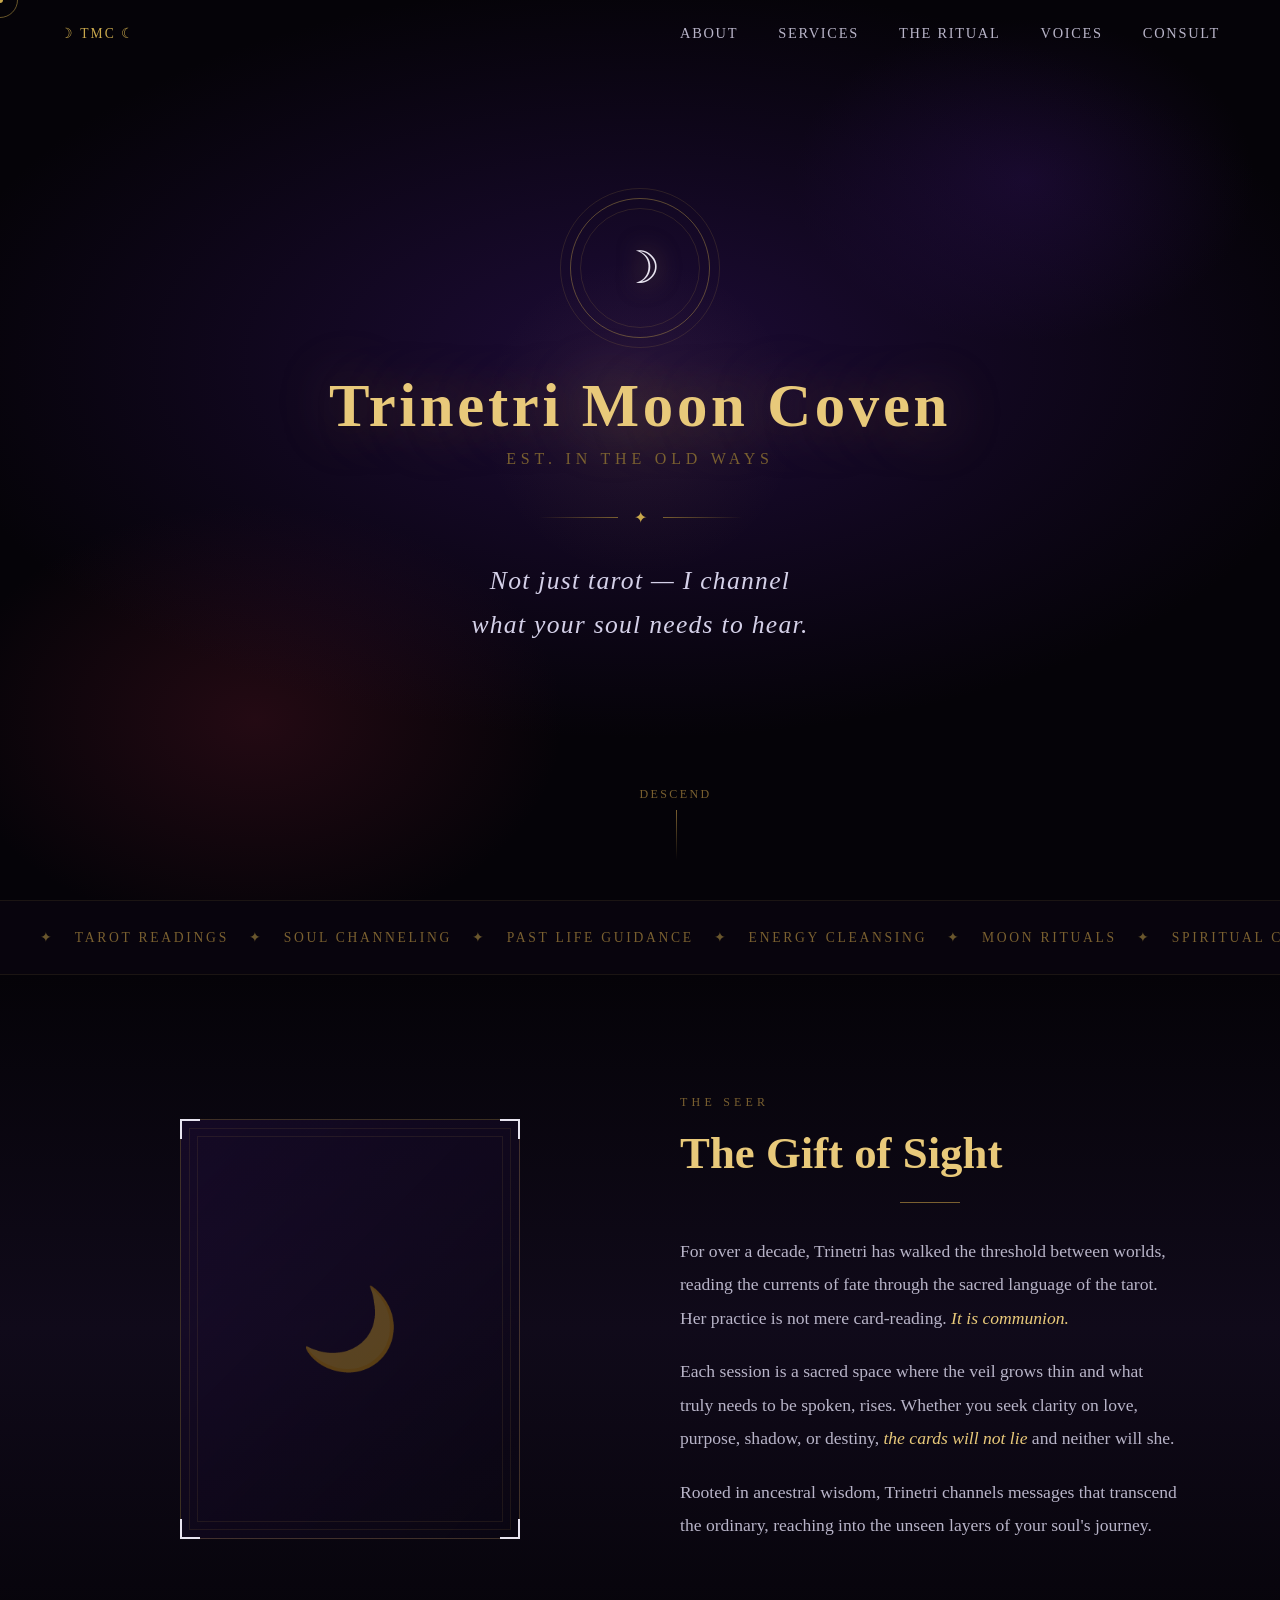
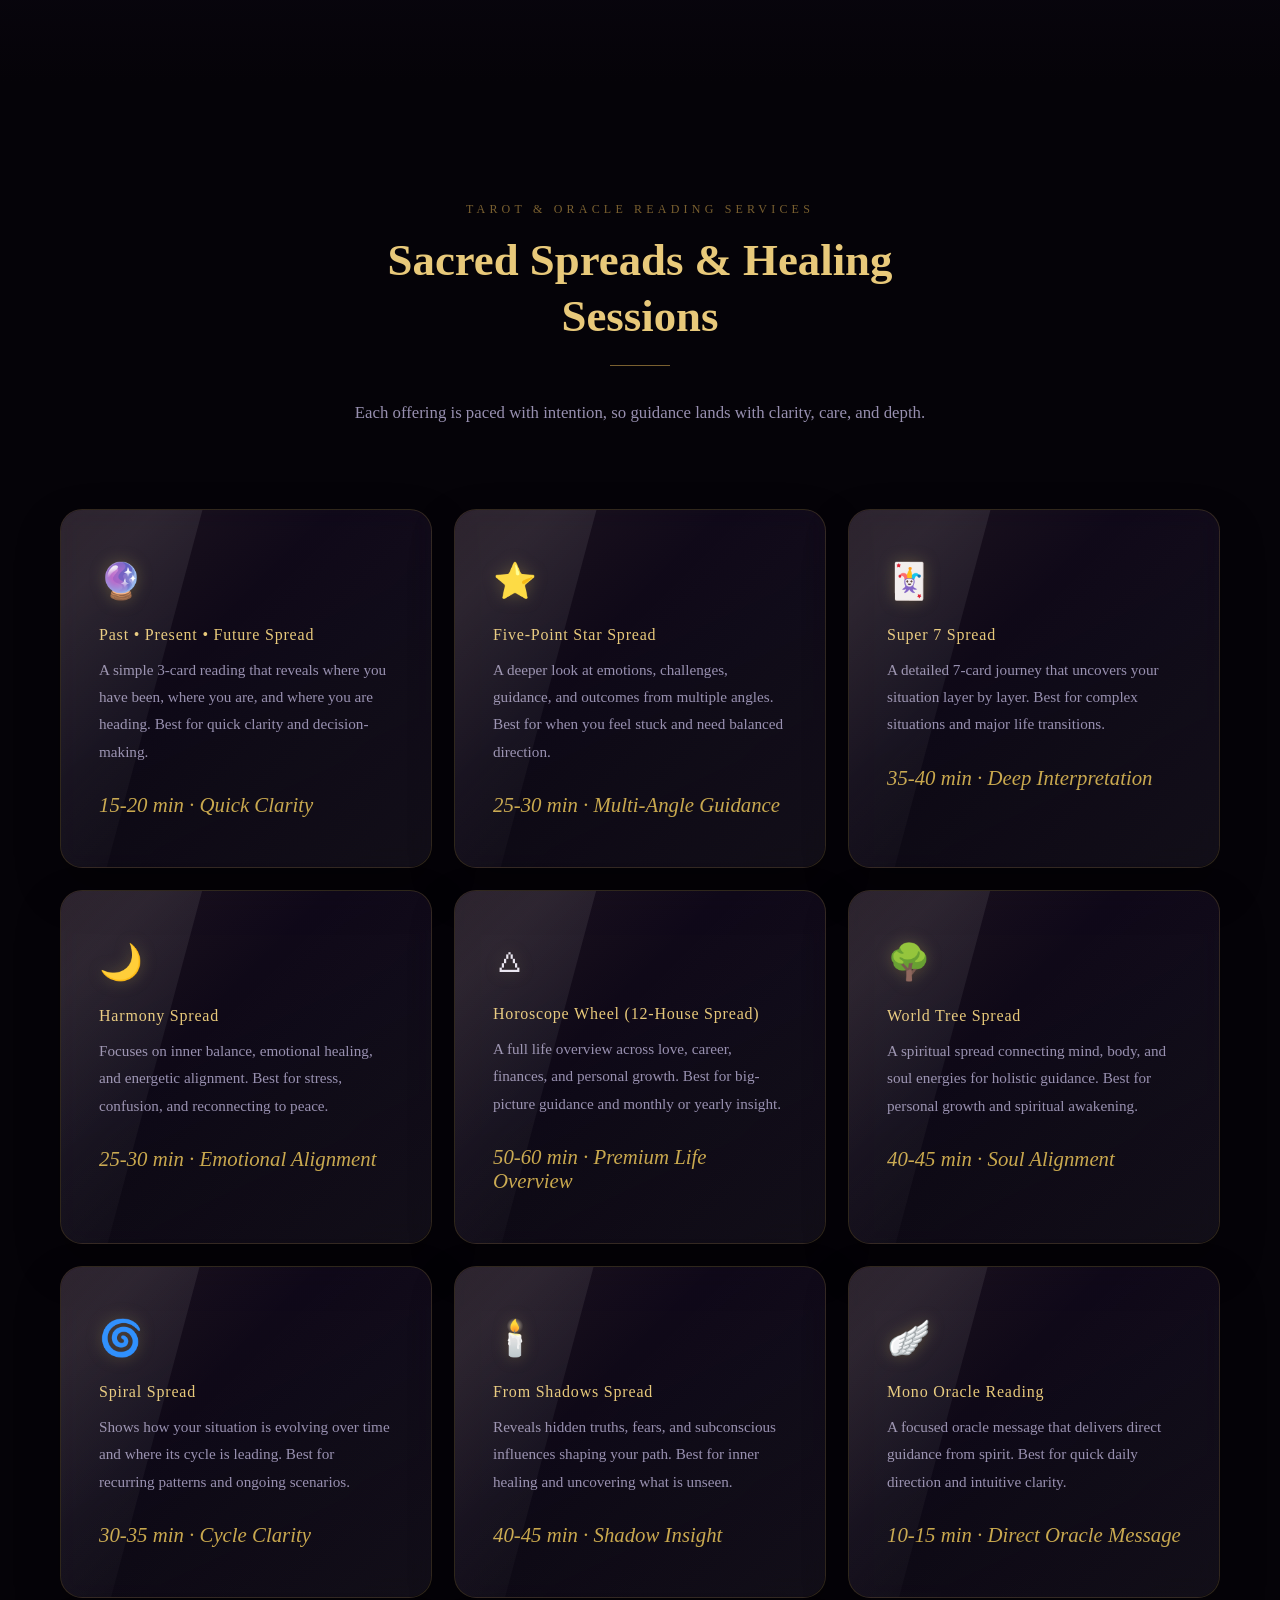
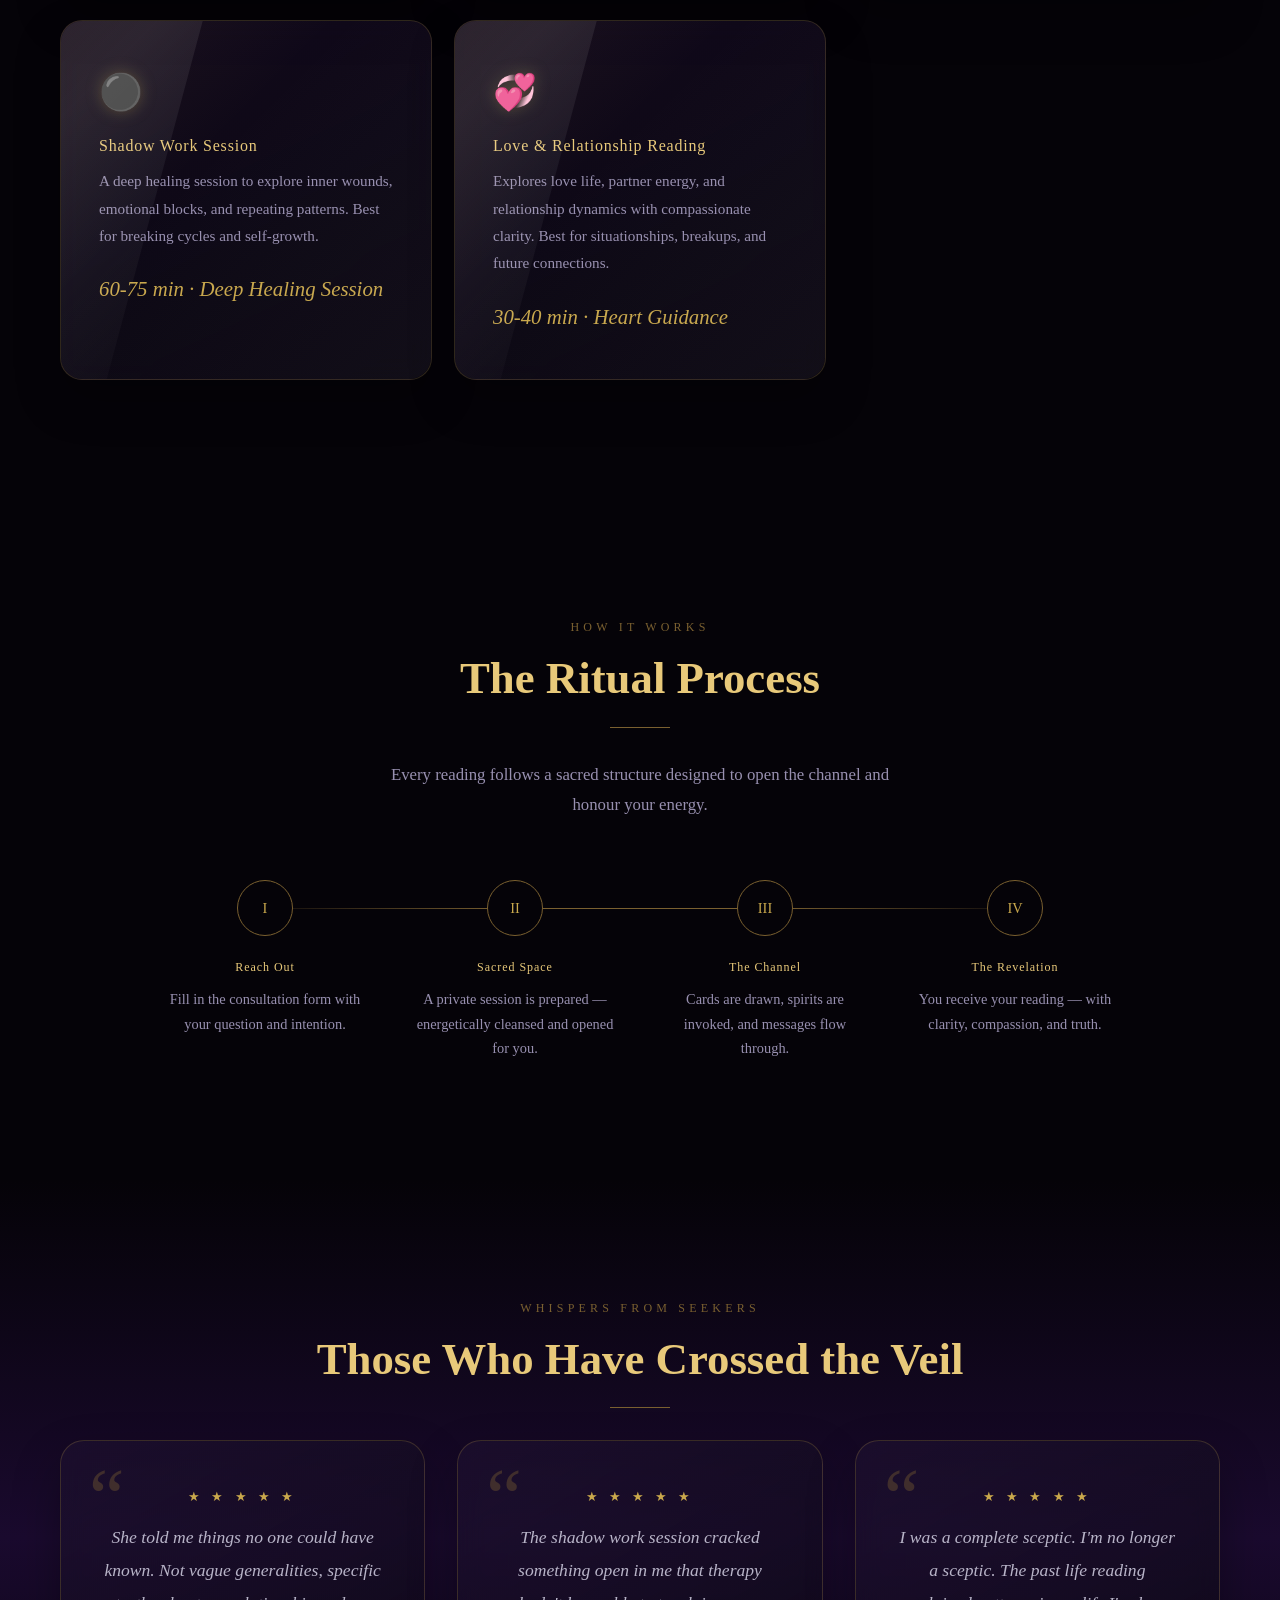
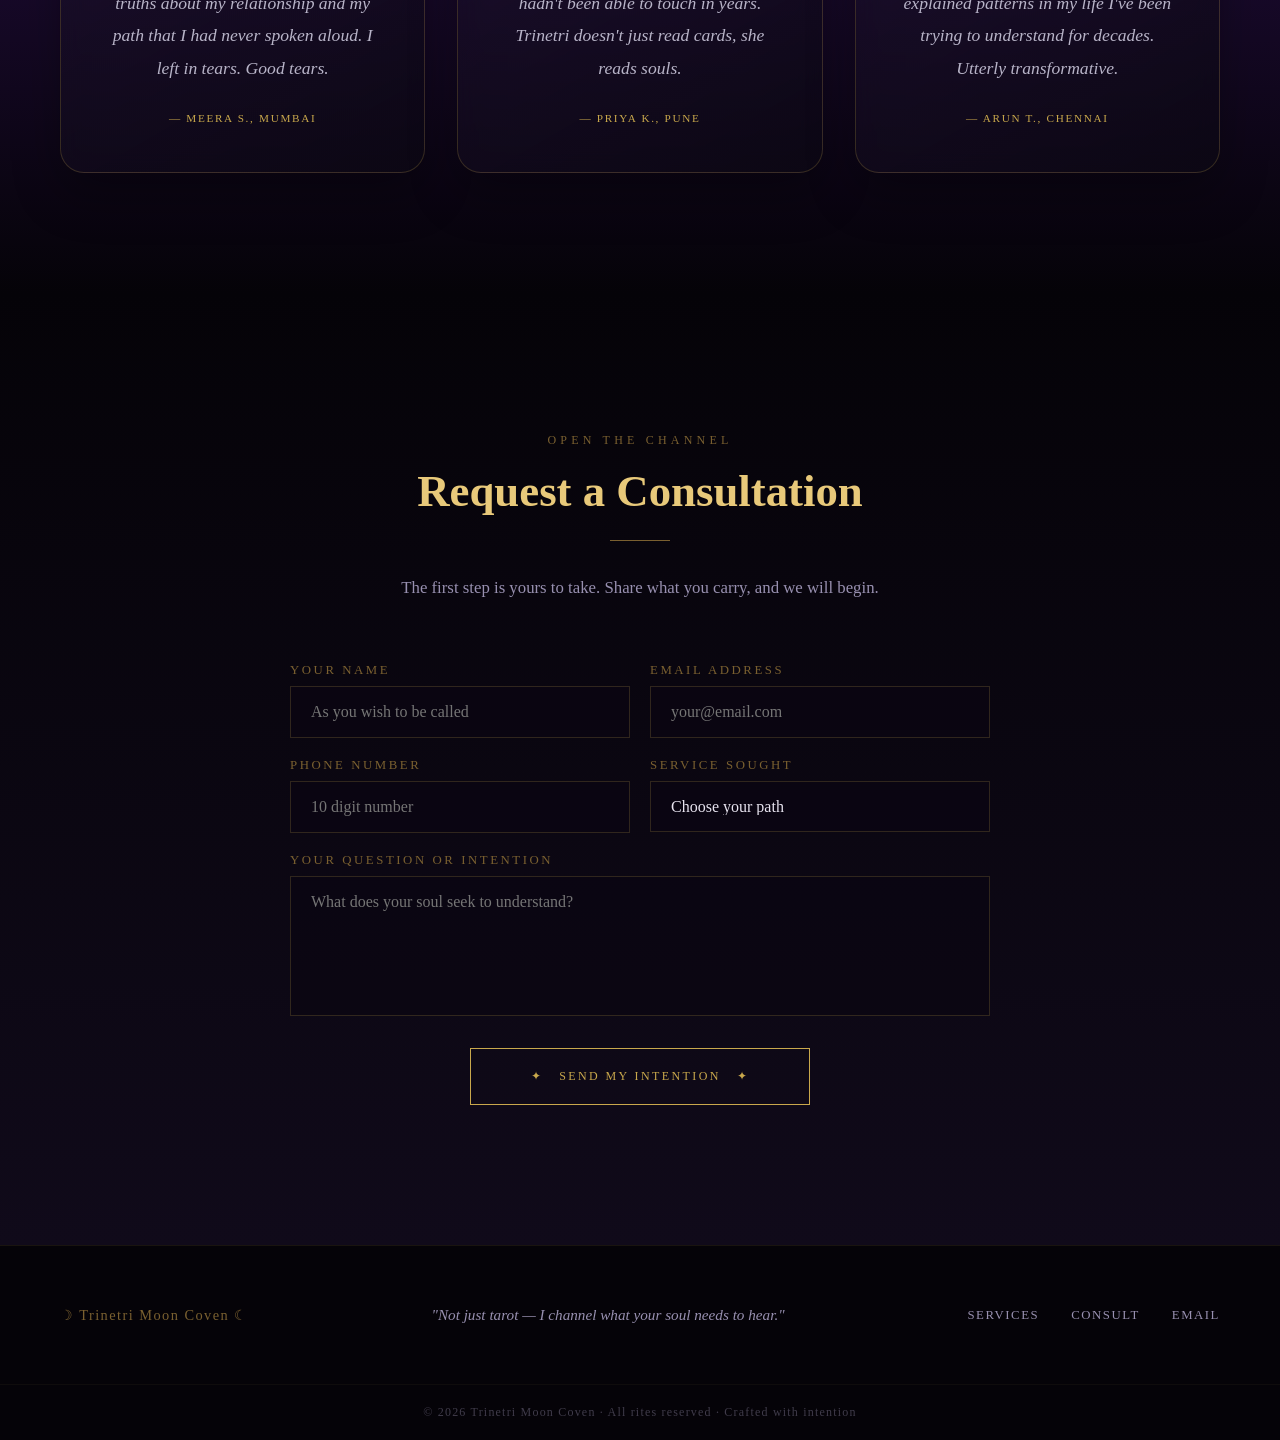
<file: index.html>
<!DOCTYPE html>
<html lang="en">
<head>
  <meta charset="UTF-8" />
  <meta name="viewport" content="width=device-width, initial-scale=1.0"/>
  <title>Trinetri Moon Coven</title>

  <!-- Fonts -->
  <link href="https://fonts.googleapis.com/css2?family=Cinzel+Decorative:wght@400;700;900&family=Cormorant+Garamond&family=EB+Garamond&display=swap" rel="stylesheet"/>

  <!-- External CSS -->
  <link rel="stylesheet" href="css/styles.css">
  <meta http-equiv="Content-Security-Policy" 
content="default-src 'self'; script-src 'self' https://cdn.jsdelivr.net; style-src 'self' 'unsafe-inline' https://fonts.googleapis.com; font-src https://fonts.gstatic.com;">
</head>

<body>

<div class="noise-overlay"></div>
<canvas id="stars"></canvas>
<div class="cursor"><div class="cursor-dot"></div><div class="cursor-ring"></div></div>

<main id="partials-root" aria-live="polite"></main>

<!-- External JS -->
<script src="js/partials.js"></script>
<script src="js/script.js"></script>
</body>
</html>
</file>
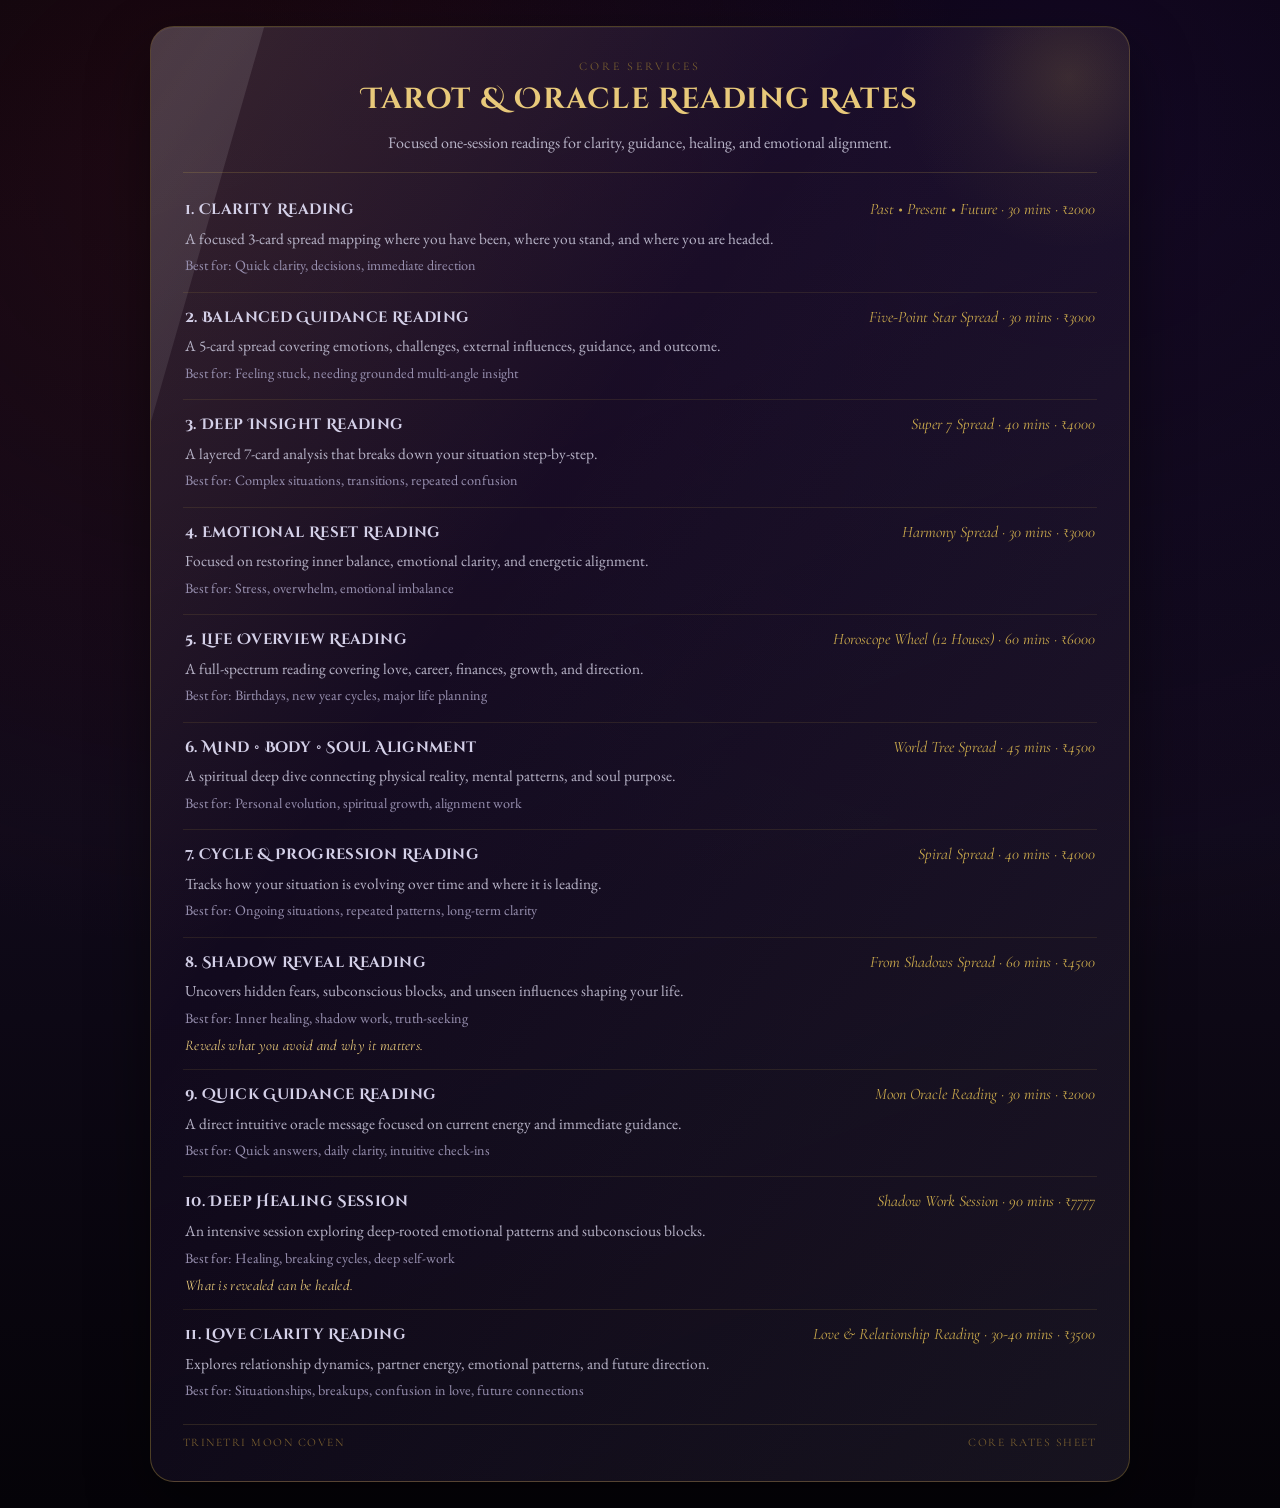
<file: core-rates-card.html>
<!DOCTYPE html>
<html lang="en">
<head>
  <meta charset="UTF-8" />
  <meta name="viewport" content="width=device-width, initial-scale=1.0" />
  <title>Core Reading Rates | Trinetri Moon Coven</title>
  <link rel="preconnect" href="https://fonts.googleapis.com" />
  <link rel="preconnect" href="https://fonts.gstatic.com" crossorigin />
  <link href="https://fonts.googleapis.com/css2?family=Cinzel+Decorative:wght@400;700&family=Cormorant+Garamond:wght@400;500;600&family=EB+Garamond:wght@400;500&display=swap" rel="stylesheet" />
  <style>
    :root {
      --black: #050308;
      --void: #100a1a;
      --gold: #c9a84c;
      --gold-light: #e8c97a;
      --gold-dim: #7a6030;
      --silver: #b8b4c8;
      --mist: #d4d0e8;
      --text: #e8e4f0;
      --text-dim: #9890b0;
      --purple-mid: #2d1155;
      --crimson: #6b1a2e;
    }

    * { box-sizing: border-box; }

    html, body {
      margin: 0;
      padding: 0;
      background: var(--black);
      color: var(--text);
      font-family: 'EB Garamond', serif;
    }

    body {
      min-height: 100vh;
      background:
        radial-gradient(circle at 16% 12%, rgba(107,26,46,0.24), transparent 45%),
        radial-gradient(circle at 84% 8%, rgba(45,17,85,0.34), transparent 48%),
        linear-gradient(180deg, var(--black) 0%, var(--void) 55%, var(--black) 100%);
      display: grid;
      place-items: center;
      padding: 26px;
      overflow-x: hidden;
    }

    .sheet {
      width: min(980px, 100%);
      position: relative;
      border: 1px solid rgba(201,168,76,0.35);
      border-radius: 24px;
      background: linear-gradient(160deg, rgba(35,19,55,0.68), rgba(10,6,18,0.92));
      box-shadow: 0 26px 62px rgba(0,0,0,0.45), inset 0 1px 0 rgba(255,255,255,0.05);
      overflow: hidden;
      isolation: isolate;
    }

    .sheet::before {
      content: '';
      position: absolute;
      inset: 0;
      background: linear-gradient(125deg, rgba(201,168,76,0.14), transparent 36%, rgba(184,180,200,0.08));
      pointer-events: none;
      z-index: 0;
    }

    .sheet::after {
      content: '';
      position: absolute;
      top: -42%;
      left: -68%;
      width: 60%;
      height: 170%;
      background: linear-gradient(110deg, transparent, rgba(255,255,255,0.11), transparent);
      transform: rotate(16deg);
      animation: shimmer 7.2s linear infinite;
      pointer-events: none;
      z-index: 0;
    }

    .aura {
      position: absolute;
      width: 340px;
      height: 340px;
      top: -120px;
      right: -110px;
      border-radius: 50%;
      background: radial-gradient(circle, rgba(201,168,76,0.18) 0%, rgba(201,168,76,0.04) 42%, transparent 72%);
      animation: orb 8s ease-in-out infinite;
      z-index: 0;
      pointer-events: none;
    }

    .inner {
      position: relative;
      z-index: 1;
      padding: clamp(20px, 2.6vw, 32px);
    }

    .header {
      text-align: center;
      border-bottom: 1px solid rgba(201,168,76,0.2);
      padding-bottom: 16px;
      margin-bottom: 12px;
    }

    .kicker {
      margin: 0 0 8px;
      text-transform: uppercase;
      letter-spacing: 0.24em;
      color: var(--gold-dim);
      font-size: 0.74rem;
      font-family: 'Cormorant Garamond', serif;
    }

    h1 {
      margin: 0;
      color: var(--gold-light);
      font-family: 'Cinzel Decorative', serif;
      font-size: clamp(1.25rem, 2.4vw, 1.8rem);
      line-height: 1.35;
      letter-spacing: 0.045em;
    }

    .sub {
      margin: 10px auto 0;
      max-width: 720px;
      color: var(--silver);
      font-size: 1rem;
      line-height: 1.65;
    }

    .list {
      list-style: none;
      margin: 0;
      padding: 0;
      counter-reset: rates;
    }

    .item {
      padding: 14px 2px 15px;
      border-bottom: 1px solid rgba(201,168,76,0.12);
      animation: rise 0.7s ease both;
    }

    .item:nth-child(1) { animation-delay: 0.06s; }
    .item:nth-child(2) { animation-delay: 0.12s; }
    .item:nth-child(3) { animation-delay: 0.18s; }
    .item:nth-child(4) { animation-delay: 0.24s; }
    .item:nth-child(5) { animation-delay: 0.30s; }
    .item:nth-child(6) { animation-delay: 0.36s; }
    .item:nth-child(7) { animation-delay: 0.42s; }
    .item:nth-child(8) { animation-delay: 0.48s; }
    .item:nth-child(9) { animation-delay: 0.54s; }
    .item:nth-child(10) { animation-delay: 0.60s; }
    .item:nth-child(11) { animation-delay: 0.66s; }

    .item:last-child { border-bottom: 0; }

    .row {
      display: flex;
      justify-content: space-between;
      align-items: baseline;
      gap: 16px;
      flex-wrap: wrap;
      margin-bottom: 6px;
    }

    h2 {
      margin: 0;
      font-size: 0.93rem;
      color: var(--mist);
      font-family: 'Cinzel Decorative', serif;
      font-weight: 700;
      line-height: 1.45;
      letter-spacing: 0.025em;
    }

    .meta {
      margin: 0;
      color: var(--gold);
      font-family: 'Cormorant Garamond', serif;
      font-style: italic;
      font-size: 1rem;
      white-space: nowrap;
    }

    .desc {
      margin: 0 0 4px;
      color: var(--silver);
      line-height: 1.6;
      font-size: 0.96rem;
    }

    .best {
      margin: 0;
      color: var(--text-dim);
      line-height: 1.5;
      font-size: 0.89rem;
    }

    .note {
      margin: 7px 0 0;
      color: var(--gold-light);
      font-family: 'Cormorant Garamond', serif;
      font-style: italic;
      font-size: 0.92rem;
      letter-spacing: 0.02em;
    }

    .footer {
      margin-top: 8px;
      padding-top: 10px;
      border-top: 1px solid rgba(201,168,76,0.16);
      display: flex;
      justify-content: space-between;
      gap: 12px;
      align-items: center;
      flex-wrap: wrap;
      color: var(--gold-dim);
      font-family: 'Cormorant Garamond', serif;
      text-transform: uppercase;
      letter-spacing: 0.13em;
      font-size: 0.72rem;
    }

    @keyframes shimmer {
      0% { left: -68%; }
      100% { left: 135%; }
    }

    @keyframes orb {
      0%, 100% { transform: translateY(0) scale(1); opacity: 0.48; }
      50% { transform: translateY(16px) scale(1.11); opacity: 0.75; }
    }

    @keyframes rise {
      from { opacity: 0; transform: translateY(12px); }
      to { opacity: 1; transform: translateY(0); }
    }

    @media (max-width: 700px) {
      body { padding: 14px; }
      .sheet { border-radius: 16px; }
      .inner { padding: 16px 14px; }
      .item { padding: 12px 0; }
      .sub { font-size: 0.94rem; }
      .desc { font-size: 0.92rem; }
      .best { font-size: 0.85rem; }
      .meta { white-space: normal; }
    }

    @media print {
      @page { size: A4; margin: 10mm; }
      html, body { background: #fff !important; color: #000; }
      body { display: block; padding: 0; }
      .sheet {
        width: 100%;
        border: 1px solid #8f7a48;
        box-shadow: none;
        background: #fff;
      }
      .sheet::before,
      .sheet::after,
      .aura { display: none; }
      .kicker, .footer { color: #7a6030; }
      h1, h2, .meta, .note { color: #5f4d2f; }
      .sub, .desc, .best { color: #2b2b2b; }
    }

    @media (prefers-reduced-motion: reduce) {
      *, *::before, *::after {
        animation: none !important;
        transition: none !important;
      }
    }
  </style>
</head>
<body>
  <main class="sheet" aria-labelledby="core-title">
    <div class="aura" aria-hidden="true"></div>
    <section class="inner">
      <header class="header">
        <p class="kicker">Core Services</p>
        <h1 id="core-title">Tarot & Oracle Reading Rates</h1>
        <p class="sub">Focused one-session readings for clarity, guidance, healing, and emotional alignment.</p>
      </header>

      <ol class="list" aria-label="Core tarot and oracle readings">
        <li class="item">
          <div class="row">
            <h2>1. Clarity Reading</h2>
            <p class="meta">Past • Present • Future · 30 mins · ₹2000</p>
          </div>
          <p class="desc">A focused 3-card spread mapping where you have been, where you stand, and where you are headed.</p>
          <p class="best">Best for: Quick clarity, decisions, immediate direction</p>
        </li>

        <li class="item">
          <div class="row">
            <h2>2. Balanced Guidance Reading</h2>
            <p class="meta">Five-Point Star Spread · 30 mins · ₹3000</p>
          </div>
          <p class="desc">A 5-card spread covering emotions, challenges, external influences, guidance, and outcome.</p>
          <p class="best">Best for: Feeling stuck, needing grounded multi-angle insight</p>
        </li>

        <li class="item">
          <div class="row">
            <h2>3. Deep Insight Reading</h2>
            <p class="meta">Super 7 Spread · 40 mins · ₹4000</p>
          </div>
          <p class="desc">A layered 7-card analysis that breaks down your situation step-by-step.</p>
          <p class="best">Best for: Complex situations, transitions, repeated confusion</p>
        </li>

        <li class="item">
          <div class="row">
            <h2>4. Emotional Reset Reading</h2>
            <p class="meta">Harmony Spread · 30 mins · ₹3000</p>
          </div>
          <p class="desc">Focused on restoring inner balance, emotional clarity, and energetic alignment.</p>
          <p class="best">Best for: Stress, overwhelm, emotional imbalance</p>
        </li>

        <li class="item">
          <div class="row">
            <h2>5. Life Overview Reading</h2>
            <p class="meta">Horoscope Wheel (12 Houses) · 60 mins · ₹6000</p>
          </div>
          <p class="desc">A full-spectrum reading covering love, career, finances, growth, and direction.</p>
          <p class="best">Best for: Birthdays, new year cycles, major life planning</p>
        </li>

        <li class="item">
          <div class="row">
            <h2>6. Mind • Body • Soul Alignment</h2>
            <p class="meta">World Tree Spread · 45 mins · ₹4500</p>
          </div>
          <p class="desc">A spiritual deep dive connecting physical reality, mental patterns, and soul purpose.</p>
          <p class="best">Best for: Personal evolution, spiritual growth, alignment work</p>
        </li>

        <li class="item">
          <div class="row">
            <h2>7. Cycle & Progression Reading</h2>
            <p class="meta">Spiral Spread · 40 mins · ₹4000</p>
          </div>
          <p class="desc">Tracks how your situation is evolving over time and where it is leading.</p>
          <p class="best">Best for: Ongoing situations, repeated patterns, long-term clarity</p>
        </li>

        <li class="item">
          <div class="row">
            <h2>8. Shadow Reveal Reading</h2>
            <p class="meta">From Shadows Spread · 60 mins · ₹4500</p>
          </div>
          <p class="desc">Uncovers hidden fears, subconscious blocks, and unseen influences shaping your life.</p>
          <p class="best">Best for: Inner healing, shadow work, truth-seeking</p>
          <p class="note">Reveals what you avoid and why it matters.</p>
        </li>

        <li class="item">
          <div class="row">
            <h2>9. Quick Guidance Reading</h2>
            <p class="meta">Moon Oracle Reading · 30 mins · ₹2000</p>
          </div>
          <p class="desc">A direct intuitive oracle message focused on current energy and immediate guidance.</p>
          <p class="best">Best for: Quick answers, daily clarity, intuitive check-ins</p>
        </li>

        <li class="item">
          <div class="row">
            <h2>10. Deep Healing Session</h2>
            <p class="meta">Shadow Work Session · 90 mins · ₹7777</p>
          </div>
          <p class="desc">An intensive session exploring deep-rooted emotional patterns and subconscious blocks.</p>
          <p class="best">Best for: Healing, breaking cycles, deep self-work</p>
          <p class="note">What is revealed can be healed.</p>
        </li>

        <li class="item">
          <div class="row">
            <h2>11. Love Clarity Reading</h2>
            <p class="meta">Love & Relationship Reading · 30-40 mins · ₹3500</p>
          </div>
          <p class="desc">Explores relationship dynamics, partner energy, emotional patterns, and future direction.</p>
          <p class="best">Best for: Situationships, breakups, confusion in love, future connections</p>
        </li>
      </ol>

      <div class="footer">
        <span>Trinetri Moon Coven</span>
        <span>Core Rates Sheet</span>
      </div>
    </section>
  </main>
</body>
</html>
</file>
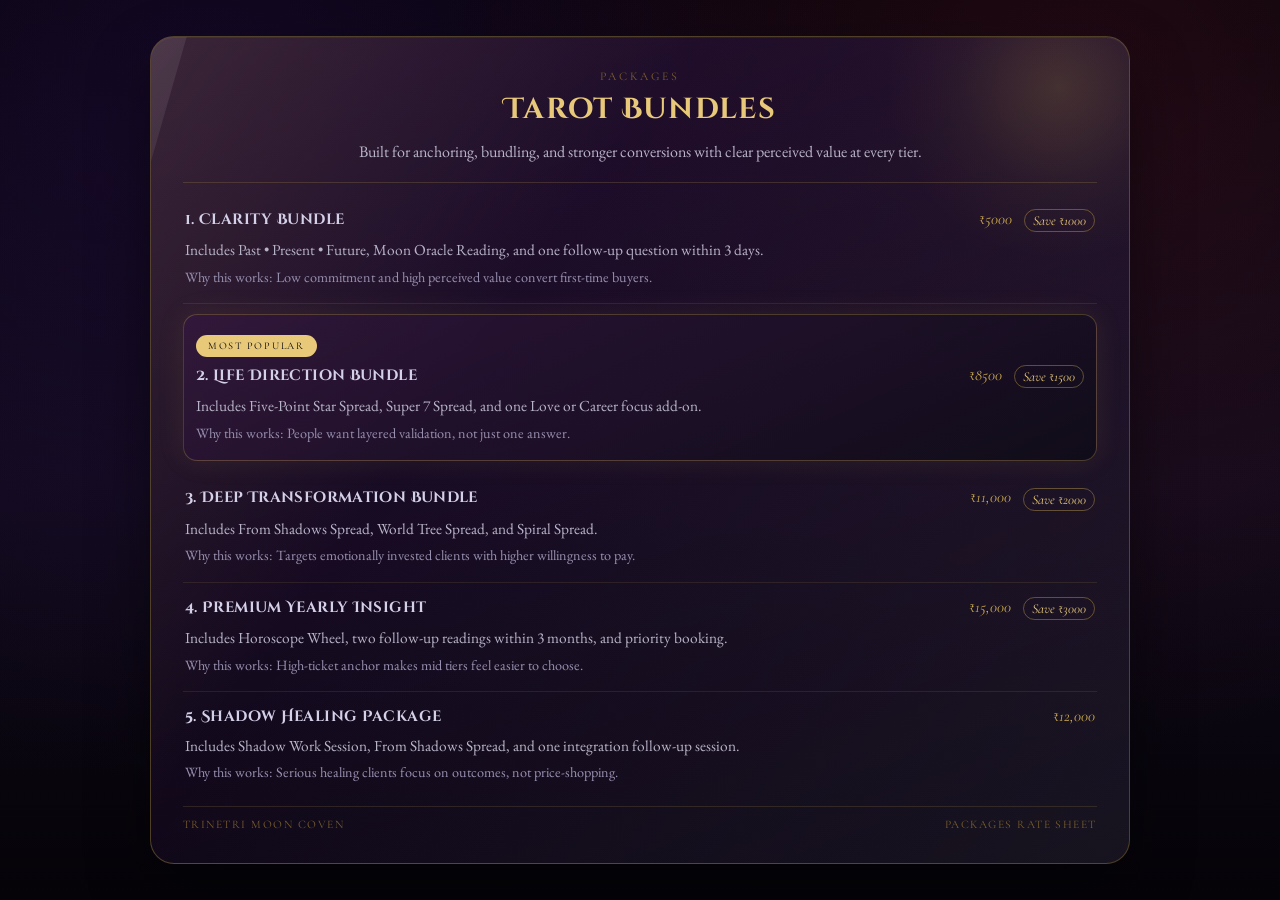
<file: packages-rates-card.html>
<!DOCTYPE html>
<html lang="en">
<head>
  <meta charset="UTF-8" />
  <meta name="viewport" content="width=device-width, initial-scale=1.0" />
  <title>Packages Rates | Trinetri Moon Coven</title>
  <link rel="preconnect" href="https://fonts.googleapis.com" />
  <link rel="preconnect" href="https://fonts.gstatic.com" crossorigin />
  <link href="https://fonts.googleapis.com/css2?family=Cinzel+Decorative:wght@400;700&family=Cormorant+Garamond:wght@400;500;600&family=EB+Garamond:wght@400;500&display=swap" rel="stylesheet" />
  <style>
    :root {
      --black: #050308;
      --void: #100a1a;
      --gold: #c9a84c;
      --gold-light: #e8c97a;
      --gold-dim: #7a6030;
      --silver: #b8b4c8;
      --mist: #d4d0e8;
      --text: #e8e4f0;
      --text-dim: #9890b0;
      --purple-mid: #2d1155;
      --crimson: #6b1a2e;
    }

    * { box-sizing: border-box; }

    html, body {
      margin: 0;
      padding: 0;
      background: var(--black);
      color: var(--text);
      font-family: 'EB Garamond', serif;
    }

    body {
      min-height: 100vh;
      background:
        radial-gradient(circle at 84% 12%, rgba(107,26,46,0.28), transparent 48%),
        radial-gradient(circle at 16% 14%, rgba(45,17,85,0.38), transparent 50%),
        linear-gradient(180deg, var(--black) 0%, var(--void) 54%, var(--black) 100%);
      display: grid;
      place-items: center;
      padding: 26px;
      overflow-x: hidden;
    }

    .sheet {
      width: min(980px, 100%);
      position: relative;
      border: 1px solid rgba(201,168,76,0.35);
      border-radius: 24px;
      background: linear-gradient(160deg, rgba(43,19,59,0.7), rgba(10,6,18,0.93));
      box-shadow: 0 26px 62px rgba(0,0,0,0.45), inset 0 1px 0 rgba(255,255,255,0.05);
      overflow: hidden;
      isolation: isolate;
    }

    .sheet::before {
      content: '';
      position: absolute;
      inset: 0;
      background: linear-gradient(125deg, rgba(201,168,76,0.14), transparent 35%, rgba(184,180,200,0.08));
      pointer-events: none;
      z-index: 0;
    }

    .sheet::after {
      content: '';
      position: absolute;
      top: -42%;
      left: -68%;
      width: 60%;
      height: 170%;
      background: linear-gradient(110deg, transparent, rgba(255,255,255,0.11), transparent);
      transform: rotate(16deg);
      animation: shimmer 7.4s linear infinite;
      pointer-events: none;
      z-index: 0;
    }

    .aura {
      position: absolute;
      width: 340px;
      height: 340px;
      top: -120px;
      right: -100px;
      border-radius: 50%;
      background: radial-gradient(circle, rgba(201,168,76,0.2) 0%, rgba(201,168,76,0.05) 42%, transparent 72%);
      animation: orb 8.3s ease-in-out infinite;
      z-index: 0;
      pointer-events: none;
    }

    .inner {
      position: relative;
      z-index: 1;
      padding: clamp(20px, 2.6vw, 32px);
    }

    .header {
      text-align: center;
      border-bottom: 1px solid rgba(201,168,76,0.2);
      padding-bottom: 16px;
      margin-bottom: 12px;
    }

    .kicker {
      margin: 0 0 8px;
      text-transform: uppercase;
      letter-spacing: 0.24em;
      color: var(--gold-dim);
      font-size: 0.74rem;
      font-family: 'Cormorant Garamond', serif;
    }

    h1 {
      margin: 0;
      color: var(--gold-light);
      font-family: 'Cinzel Decorative', serif;
      font-size: clamp(1.25rem, 2.4vw, 1.8rem);
      line-height: 1.35;
      letter-spacing: 0.045em;
    }

    .sub {
      margin: 10px auto 0;
      max-width: 740px;
      color: var(--silver);
      font-size: 1rem;
      line-height: 1.65;
    }

    .list {
      list-style: none;
      margin: 0;
      padding: 0;
    }

    .item {
      padding: 14px 2px 15px;
      border-bottom: 1px solid rgba(201,168,76,0.12);
      animation: rise 0.7s ease both;
      position: relative;
    }

    .item:nth-child(1) { animation-delay: 0.08s; }
    .item:nth-child(2) { animation-delay: 0.16s; }
    .item:nth-child(3) { animation-delay: 0.24s; }
    .item:nth-child(4) { animation-delay: 0.32s; }
    .item:nth-child(5) { animation-delay: 0.40s; }

    .item:last-child { border-bottom: 0; }

    .item.featured {
      margin: 10px 0 12px;
      border: 1px solid rgba(201,168,76,0.3);
      border-radius: 14px;
      padding: 18px 12px 16px;
      background: linear-gradient(155deg, rgba(54,24,66,0.64), rgba(15,12,24,0.9));
      box-shadow: 0 0 28px rgba(201,168,76,0.11);
    }

    .badge {
      display: inline-block;
      margin: 0 0 8px;
      padding: 5px 12px;
      border-radius: 999px;
      color: var(--black);
      background: var(--gold-light);
      text-transform: uppercase;
      letter-spacing: 0.17em;
      font-family: 'Cormorant Garamond', serif;
      font-size: 0.64rem;
      animation: pulse 2.5s ease-in-out infinite;
    }

    .row {
      display: flex;
      justify-content: space-between;
      align-items: baseline;
      gap: 16px;
      flex-wrap: wrap;
      margin-bottom: 6px;
    }

    h2 {
      margin: 0;
      font-size: 0.93rem;
      color: var(--mist);
      font-family: 'Cinzel Decorative', serif;
      font-weight: 700;
      line-height: 1.45;
      letter-spacing: 0.025em;
    }

    .meta {
      margin: 0;
      color: var(--gold);
      font-family: 'Cormorant Garamond', serif;
      font-style: italic;
      font-size: 1rem;
      white-space: nowrap;
    }

    .save {
      display: inline-block;
      margin-left: 8px;
      border: 1px solid rgba(201,168,76,0.42);
      border-radius: 999px;
      padding: 2px 8px;
      color: var(--gold-light);
      font-size: 0.86rem;
      vertical-align: middle;
    }

    .desc {
      margin: 0 0 4px;
      color: var(--silver);
      line-height: 1.6;
      font-size: 0.96rem;
    }

    .best {
      margin: 0;
      color: var(--text-dim);
      line-height: 1.5;
      font-size: 0.89rem;
    }

    .footer {
      margin-top: 8px;
      padding-top: 10px;
      border-top: 1px solid rgba(201,168,76,0.16);
      display: flex;
      justify-content: space-between;
      gap: 12px;
      align-items: center;
      flex-wrap: wrap;
      color: var(--gold-dim);
      font-family: 'Cormorant Garamond', serif;
      text-transform: uppercase;
      letter-spacing: 0.13em;
      font-size: 0.72rem;
    }

    @keyframes shimmer {
      0% { left: -68%; }
      100% { left: 135%; }
    }

    @keyframes orb {
      0%, 100% { transform: translateY(0) scale(1); opacity: 0.48; }
      50% { transform: translateY(16px) scale(1.11); opacity: 0.75; }
    }

    @keyframes rise {
      from { opacity: 0; transform: translateY(12px); }
      to { opacity: 1; transform: translateY(0); }
    }

    @keyframes pulse {
      0%, 100% { box-shadow: 0 0 0 0 rgba(201,168,76,0.36); }
      50% { box-shadow: 0 0 0 12px rgba(201,168,76,0); }
    }

    @media (max-width: 700px) {
      body { padding: 14px; }
      .sheet { border-radius: 16px; }
      .inner { padding: 16px 14px; }
      .item { padding: 12px 0; }
      .sub { font-size: 0.94rem; }
      .desc { font-size: 0.92rem; }
      .best { font-size: 0.85rem; }
      .meta { white-space: normal; }
    }

    @media print {
      @page { size: A4; margin: 10mm; }
      html, body { background: #fff !important; color: #000; }
      body { display: block; padding: 0; }
      .sheet {
        width: 100%;
        border: 1px solid #8f7a48;
        box-shadow: none;
        background: #fff;
      }
      .sheet::before,
      .sheet::after,
      .aura { display: none; }
      .kicker, .footer { color: #7a6030; }
      h1, h2, .meta { color: #5f4d2f; }
      .sub, .desc, .best { color: #2b2b2b; }
      .save {
        border-color: #8f7a48;
        color: #5f4d2f;
      }
      .badge {
        color: #fff;
        background: #7a6030;
        box-shadow: none;
      }
      .item.featured {
        border-color: #8f7a48;
        box-shadow: none;
        background: #fcfbf8;
      }
    }

    @media (prefers-reduced-motion: reduce) {
      *, *::before, *::after {
        animation: none !important;
        transition: none !important;
      }
    }
  </style>
</head>
<body>
  <main class="sheet" aria-labelledby="packages-title">
    <div class="aura" aria-hidden="true"></div>
    <section class="inner">
      <header class="header">
        <p class="kicker">Packages</p>
        <h1 id="packages-title">Tarot Bundles</h1>
        <p class="sub">Built for anchoring, bundling, and stronger conversions with clear perceived value at every tier.</p>
      </header>

      <ol class="list" aria-label="Tarot package rates">
        <li class="item">
          <div class="row">
            <h2>1. Clarity Bundle</h2>
            <p class="meta">₹5000 <span class="save">Save ₹1000</span></p>
          </div>
          <p class="desc">Includes Past • Present • Future, Moon Oracle Reading, and one follow-up question within 3 days.</p>
          <p class="best">Why this works: Low commitment and high perceived value convert first-time buyers.</p>
        </li>

        <li class="item featured">
          <p class="badge">Most Popular</p>
          <div class="row">
            <h2>2. Life Direction Bundle</h2>
            <p class="meta">₹8500 <span class="save">Save ₹1500</span></p>
          </div>
          <p class="desc">Includes Five-Point Star Spread, Super 7 Spread, and one Love or Career focus add-on.</p>
          <p class="best">Why this works: People want layered validation, not just one answer.</p>
        </li>

        <li class="item">
          <div class="row">
            <h2>3. Deep Transformation Bundle</h2>
            <p class="meta">₹11,000 <span class="save">Save ₹2000</span></p>
          </div>
          <p class="desc">Includes From Shadows Spread, World Tree Spread, and Spiral Spread.</p>
          <p class="best">Why this works: Targets emotionally invested clients with higher willingness to pay.</p>
        </li>

        <li class="item">
          <div class="row">
            <h2>4. Premium Yearly Insight</h2>
            <p class="meta">₹15,000 <span class="save">Save ₹3000</span></p>
          </div>
          <p class="desc">Includes Horoscope Wheel, two follow-up readings within 3 months, and priority booking.</p>
          <p class="best">Why this works: High-ticket anchor makes mid tiers feel easier to choose.</p>
        </li>

        <li class="item">
          <div class="row">
            <h2>5. Shadow Healing Package</h2>
            <p class="meta">₹12,000</p>
          </div>
          <p class="desc">Includes Shadow Work Session, From Shadows Spread, and one integration follow-up session.</p>
          <p class="best">Why this works: Serious healing clients focus on outcomes, not price-shopping.</p>
        </li>
      </ol>

      <div class="footer">
        <span>Trinetri Moon Coven</span>
        <span>Packages Rate Sheet</span>
      </div>
    </section>
  </main>
</body>
</html>
</file>
<file: css/styles.css>
:root {
      --black: #050308;
      --deep: #0a0612;
      --void: #100a1a;
      --gold: #c9a84c;
      --gold-light: #e8c97a;
      --gold-dim: #7a6030;
      --silver: #b8b4c8;
      --mist: #d4d0e8;
      --crimson: #6b1a2e;
      --purple-deep: #1a0a2e;
      --purple-mid: #2d1155;
      --text: #e8e4f0;
      --text-dim: #9890b0;
    }
    *, *::before, *::after { margin: 0; padding: 0; box-sizing: border-box; }
    html { scroll-behavior: smooth; overflow-x: hidden; }
    body {
      background: var(--black);
      color: var(--text);
      font-family: 'EB Garamond', serif;
      cursor: auto;
      overflow-x: hidden;
    }
    body.modal-open { overflow: hidden; }
    body.custom-cursor-enabled { cursor: none; }

    /* CURSOR */
    .cursor { position: fixed; top: 0; left: 0; pointer-events: none; z-index: 9999; }
    .cursor-dot { width: 6px; height: 6px; background: var(--gold); border-radius: 50%; position: absolute; transform: translate(-50%,-50%); }
    .cursor-ring { width: 36px; height: 36px; border: 1px solid rgba(201,168,76,0.5); border-radius: 50%; position: absolute; transform: translate(-50%,-50%); transition: all 0.15s ease; }

    /* STARS */
    #stars { position: fixed; top: 0; left: 0; width: 100%; height: 100%; pointer-events: none; z-index: 0; }

    /* NAV */
    nav {
      position: fixed; top: 0; left: 0; width: 100%; z-index: 100;
      padding: 24px 60px;
      display: flex; justify-content: space-between; align-items: center;
      transition: background 0.5s, padding 0.4s;
    }
    nav.scrolled {
      background: rgba(5,3,8,0.92);
      backdrop-filter: blur(16px);
      padding: 16px 60px;
      border-bottom: 1px solid rgba(201,168,76,0.15);
    }
    .nav-logo { font-family: 'Cinzel Decorative', serif; font-size: 0.85rem; letter-spacing: 0.15em; color: var(--gold); text-decoration: none; }
    .nav-toggle {
      display: none;
      width: 42px;
      height: 42px;
      border: 1px solid rgba(201,168,76,0.35);
      background: rgba(5,3,8,0.8);
      padding: 10px;
      border-radius: 4px;
      align-items: center;
      justify-content: center;
      gap: 5px;
      flex-direction: column;
      cursor: pointer;
    }
    .nav-toggle span {
      display: block;
      width: 16px;
      height: 1px;
      background: var(--gold);
      transition: transform 0.25s ease, opacity 0.25s ease;
    }
    nav.nav-open .nav-toggle span:nth-child(1) { transform: translateY(6px) rotate(45deg); }
    nav.nav-open .nav-toggle span:nth-child(2) { opacity: 0; }
    nav.nav-open .nav-toggle span:nth-child(3) { transform: translateY(-6px) rotate(-45deg); }
    .nav-links { display: flex; gap: 40px; list-style: none; }
    .nav-links a { font-family: 'Cormorant Garamond', serif; font-size: 0.9rem; letter-spacing: 0.12em; color: var(--silver); text-decoration: none; text-transform: uppercase; transition: color 0.3s; position: relative; }
    .nav-links a::after { content: ''; position: absolute; bottom: -4px; left: 0; width: 0; height: 1px; background: var(--gold); transition: width 0.3s; }
    .nav-links a:hover { color: var(--gold); }
    .nav-links a:hover::after { width: 100%; }

    /* HERO */
    #hero {
      height: 100vh; min-height: 700px;
      display: flex; flex-direction: column; align-items: center; justify-content: center;
      text-align: center; overflow: hidden; position: relative; z-index: 1;
    }
    .hero-bg {
      position: absolute; inset: 0;
      background:
        radial-gradient(ellipse 80% 60% at 50% 40%, rgba(45,17,85,0.6) 0%, transparent 70%),
        radial-gradient(ellipse 40% 40% at 20% 80%, rgba(107,26,46,0.3) 0%, transparent 60%),
        radial-gradient(ellipse 30% 30% at 80% 20%, rgba(45,17,85,0.4) 0%, transparent 60%),
        var(--black);
    }
    .moon-glow {
      position: absolute; width: 320px; height: 320px; border-radius: 50%;
      background: radial-gradient(circle, rgba(201,168,76,0.08) 0%, rgba(201,168,76,0.03) 40%, transparent 70%);
      top: 50%; left: 50%; transform: translate(-50%, -60%);
      animation: moonPulse 6s ease-in-out infinite;
    }
    @keyframes moonPulse {
      0%, 100% { opacity: 0.6; transform: translate(-50%, -60%) scale(1); }
      50% { opacity: 1; transform: translate(-50%, -60%) scale(1.08); }
    }
    .hero-sigil { position: relative; margin-bottom: 32px; opacity: 0; animation: fadeUp 1.2s ease forwards 0.3s; }
    .sigil-ring {
      width: 140px; height: 140px; border: 1px solid rgba(201,168,76,0.4); border-radius: 50%;
      display: flex; align-items: center; justify-content: center; position: relative;
      animation: rotateSlow 30s linear infinite;
    }
    .sigil-ring::before, .sigil-ring::after { content: ''; position: absolute; border: 1px solid rgba(201,168,76,0.15); border-radius: 50%; }
    .sigil-ring::before { width: 160px; height: 160px; animation: rotateSlow 20s linear infinite reverse; }
    .sigil-ring::after { width: 120px; height: 120px; }
    .sigil-inner { font-size: 2.8rem; filter: drop-shadow(0 0 12px rgba(201,168,76,0.6)); animation: rotateSlow 30s linear infinite reverse; }
    @keyframes rotateSlow { to { transform: rotate(360deg); } }
    .hero-title {
      font-family: 'Cinzel Decorative', serif; font-size: clamp(2rem, 5vw, 3.8rem); font-weight: 700;
      color: var(--gold-light); letter-spacing: 0.06em; line-height: 1.2;
      text-shadow: 0 0 60px rgba(201,168,76,0.4), 0 0 120px rgba(201,168,76,0.15);
      opacity: 0; animation: fadeUp 1.2s ease forwards 0.6s; margin-bottom: 8px;
    }
    .hero-subtitle-line {
      font-family: 'Cinzel Decorative', serif; font-size: clamp(0.7rem, 1.5vw, 1rem);
      color: var(--gold-dim); letter-spacing: 0.3em; text-transform: uppercase;
      opacity: 0; animation: fadeUp 1.2s ease forwards 0.8s; margin-bottom: 40px;
    }
    .divider-ornament { display: flex; align-items: center; gap: 16px; margin-bottom: 32px; opacity: 0; animation: fadeUp 1.2s ease forwards 1s; }
    .divider-ornament span { color: var(--gold); font-size: 1rem; }
    .divider-line { width: 80px; height: 1px; background: linear-gradient(90deg, transparent, var(--gold-dim)); }
    .divider-line.rev { background: linear-gradient(90deg, var(--gold-dim), transparent); }
    .hero-tagline {
      font-family: 'Cormorant Garamond', serif; font-style: italic;
      font-size: clamp(1.1rem, 2.5vw, 1.6rem); font-weight: 300;
      color: var(--mist); letter-spacing: 0.05em; max-width: 540px; line-height: 1.7;
      opacity: 0; animation: fadeUp 1.2s ease forwards 1.2s; margin-bottom: 56px;
    }
    .scroll-indicator {
      position: absolute; bottom: 40px; left: 50%; transform: translateX(-50%);
      display: flex; flex-direction: column; align-items: center; gap: 8px;
      opacity: 0; animation: fadeUp 1s ease forwards 2s;
    }
    .scroll-indicator span { font-family: 'Cormorant Garamond', serif; font-size: 0.75rem; letter-spacing: 0.2em; color: var(--gold-dim); text-transform: uppercase; }
    .scroll-line { width: 1px; height: 50px; background: linear-gradient(to bottom, var(--gold-dim), transparent); animation: scrollPulse 2s ease-in-out infinite; }
    @keyframes scrollPulse { 0%, 100% { opacity: 0.3; } 50% { opacity: 1; } }
    @keyframes fadeUp { from { opacity: 0; transform: translateY(30px); } to { opacity: 1; transform: translateY(0); } }

    /* REVEAL */
    .reveal { opacity: 0; transform: translateY(50px); transition: opacity 0.9s ease, transform 0.9s ease; }
    .reveal.visible { opacity: 1; transform: translateY(0); }
    .reveal-delay-1 { transition-delay: 0.15s; }
    .reveal-delay-2 { transition-delay: 0.3s; }
    .reveal-delay-3 { transition-delay: 0.45s; }
    .reveal-delay-4 { transition-delay: 0.6s; }

    /* SECTION LABELS */
    .section-label { font-family: 'Cormorant Garamond', serif; font-size: 0.75rem; letter-spacing: 0.35em; color: var(--gold-dim); text-transform: uppercase; display: block; margin-bottom: 16px; }
    .section-heading { font-family: 'Cinzel Decorative', serif; font-size: clamp(1.6rem, 3.5vw, 2.8rem); color: var(--gold-light); line-height: 1.25; margin-bottom: 20px; }
    .section-rule { width: 60px; height: 1px; background: var(--gold-dim); margin: 0 auto 32px; }
    .section-intro { color: var(--text-dim); font-size: 1.05rem; line-height: 1.8; }
    .section-intro-narrow { max-width: 500px; margin: 0 auto; }
    .field-honeypot { display: none; }

    /* MARQUEE */
    .marquee-wrap { overflow: hidden; padding: 28px 0; border-top: 1px solid rgba(201,168,76,0.1); border-bottom: 1px solid rgba(201,168,76,0.1); background: rgba(10,6,18,0.6); position: relative; z-index: 1; }
    .marquee-track { display: flex; width: max-content; animation: marquee 30s linear infinite; }
    .marquee-track:hover { animation-play-state: paused; }
    .marquee-item { display: flex; align-items: center; gap: 20px; padding: 0 40px; white-space: nowrap; font-family: 'Cormorant Garamond', serif; font-size: 0.85rem; letter-spacing: 0.2em; color: var(--gold-dim); text-transform: uppercase; }
    .marquee-sep { color: var(--gold); opacity: 0.5; }
    @keyframes marquee { to { transform: translateX(-50%); } }

    /* ABOUT */
    #about {
      padding: 120px 60px; position: relative; z-index: 1;
      background: linear-gradient(180deg, var(--black) 0%, var(--void) 50%, var(--black) 100%);
      display: grid; grid-template-columns: 1fr 1fr; gap: 80px;
      align-items: center; max-width: 1200px; margin: 0 auto;
    }
    .about-shell { background: linear-gradient(180deg, var(--black) 0%, var(--void) 50%, var(--black) 100%); position: relative; z-index: 1; }
    .about-frame-wrap { display: flex; align-items: center; justify-content: center; }
    .about-frame { width: 340px; height: 420px; border: 1px solid rgba(201,168,76,0.25); position: relative; display: flex; align-items: center; justify-content: center; background: linear-gradient(135deg, rgba(45,17,85,0.3), rgba(10,6,18,0.8)); }
    .about-frame::before, .about-frame::after { content: ''; position: absolute; border: 1px solid rgba(201,168,76,0.1); }
    .about-frame::before { inset: 8px; }
    .about-frame::after { inset: 16px; }
    .about-frame-symbol { font-size: 5rem; opacity: 0.3; }
    .about-corner { position: absolute; width: 20px; height: 20px; border-color: var(--gold); }
    .about-corner.tl { top: -1px; left: -1px; border-top: 2px solid; border-left: 2px solid; }
    .about-corner.tr { top: -1px; right: -1px; border-top: 2px solid; border-right: 2px solid; }
    .about-corner.bl { bottom: -1px; left: -1px; border-bottom: 2px solid; border-left: 2px solid; }
    .about-corner.br { bottom: -1px; right: -1px; border-bottom: 2px solid; border-right: 2px solid; }
    .about-text p { font-size: 1.1rem; line-height: 1.9; color: var(--silver); margin-bottom: 20px; font-weight: 300; }
    .about-text em { color: var(--gold-light); font-style: italic; }

    /* SERVICES */
    #services { padding: 120px 60px; background: var(--black); text-align: center; position: relative; z-index: 1; }
    .services-header { max-width: 600px; margin: 0 auto 80px; }
    .services-grid { display: grid; grid-template-columns: repeat(auto-fit, minmax(280px, 1fr)); gap: 22px; max-width: 1220px; margin: 0 auto; }
    .service-card {
      background: linear-gradient(155deg, rgba(32,18,50,0.5), rgba(11,8,18,0.72));
      backdrop-filter: blur(14px);
      -webkit-backdrop-filter: blur(14px);
      padding: 50px 38px;
      position: relative;
      overflow: hidden;
      transition: transform 0.35s ease, border-color 0.35s ease, box-shadow 0.35s ease, background 0.35s ease;
      text-align: left;
      border: 1px solid rgba(201,168,76,0.2);
      border-radius: 22px;
      box-shadow: 0 20px 45px rgba(0,0,0,0.28);
    }
    .service-card::before {
      content: '';
      position: absolute;
      inset: 0;
      border-radius: inherit;
      background: linear-gradient(135deg, rgba(201,168,76,0.08), transparent 38%, rgba(184,180,200,0.06));
      pointer-events: none;
      opacity: 0.85;
    }
    .service-card::after {
      content: '';
      position: absolute;
      top: -35%;
      left: -60%;
      width: 85%;
      height: 160%;
      background: linear-gradient(120deg, transparent, rgba(255,255,255,0.09), transparent);
      transform: rotate(15deg);
      transition: left 0.5s ease;
      pointer-events: none;
    }
    .service-card:hover {
      transform: translateY(-8px);
      border-color: rgba(201,168,76,0.38);
      box-shadow: 0 26px 58px rgba(0,0,0,0.34), 0 0 32px rgba(201,168,76,0.14);
      background: linear-gradient(155deg, rgba(37,21,58,0.58), rgba(13,9,22,0.8));
    }
    .service-card:hover::after { left: 120%; }
    .service-icon { font-size: 2.2rem; margin-bottom: 24px; display: block; filter: drop-shadow(0 0 8px rgba(201,168,76,0.3)); }
    .service-name { font-family: 'Cinzel Decorative', serif; font-size: 1rem; color: var(--gold-light); margin-bottom: 12px; letter-spacing: 0.05em; }
    .service-desc { font-size: 0.95rem; color: var(--text-dim); line-height: 1.8; font-weight: 300; }
    .service-price { margin-top: 28px; font-family: 'Cormorant Garamond', serif; font-size: 1.3rem; color: var(--gold); font-style: italic; }

    /* PROCESS */
    #process { padding: 120px 60px; background: var(--black); text-align: center; position: relative; z-index: 1; }
    .process-steps { display: flex; gap: 0; max-width: 1000px; margin: 60px auto 0; position: relative; }
    .process-steps::before { content: ''; position: absolute; top: 28px; left: 10%; right: 10%; height: 1px; background: linear-gradient(90deg, transparent, var(--gold-dim), var(--gold-dim), transparent); }
    .process-step { flex: 1; text-align: center; padding: 0 20px; }
    .step-number { width: 56px; height: 56px; border: 1px solid var(--gold-dim); border-radius: 50%; display: flex; align-items: center; justify-content: center; margin: 0 auto 24px; font-family: 'Cinzel Decorative', serif; font-size: 0.9rem; color: var(--gold); background: var(--black); position: relative; z-index: 1; transition: background 0.3s, border-color 0.3s, box-shadow 0.3s; }
    .process-step:hover .step-number { background: var(--purple-deep); border-color: var(--gold); box-shadow: 0 0 20px rgba(201,168,76,0.3); }
    .step-title { font-family: 'Cinzel Decorative', serif; font-size: 0.75rem; color: var(--gold-light); margin-bottom: 12px; letter-spacing: 0.08em; }
    .step-desc { font-size: 0.9rem; color: var(--text-dim); line-height: 1.7; }

    /* TESTIMONIALS */
    #testimonials { padding: 120px 60px; background: linear-gradient(180deg, var(--black) 0%, var(--purple-deep) 50%, var(--black) 100%); text-align: center; position: relative; z-index: 1; }
    .testimonials-track { display: flex; gap: 32px; max-width: 1200px; margin: 0 auto; }
    .testimonial-card {
      flex: 1;
      background: linear-gradient(150deg, rgba(33,20,51,0.5), rgba(12,8,20,0.76));
      border: 1px solid rgba(201,168,76,0.22);
      padding: 48px 40px;
      position: relative;
      border-radius: 24px;
      backdrop-filter: blur(12px);
      -webkit-backdrop-filter: blur(12px);
      box-shadow: 0 22px 48px rgba(0,0,0,0.3);
      transition: transform 0.3s ease, border-color 0.3s ease, box-shadow 0.3s ease;
    }
    .testimonial-card:hover {
      transform: translateY(-6px);
      border-color: rgba(201,168,76,0.36);
      box-shadow: 0 28px 56px rgba(0,0,0,0.35), 0 0 28px rgba(201,168,76,0.12);
    }
    .testimonial-card::before { content: '\201C'; font-family: 'Cormorant Garamond', serif; font-size: 5rem; color: var(--gold-dim); position: absolute; top: 16px; left: 28px; line-height: 1; opacity: 0.4; }
    .testimonial-text { font-family: 'Cormorant Garamond', serif; font-style: italic; font-size: 1.1rem; line-height: 1.85; color: var(--silver); margin-bottom: 28px; }
    .testimonial-author { font-family: 'Cinzel Decorative', serif; font-size: 0.7rem; color: var(--gold); letter-spacing: 0.15em; text-transform: uppercase; }
    .testimonial-stars { color: var(--gold); font-size: 0.8rem; margin-bottom: 16px; letter-spacing: 4px; }

    /* CONTACT */
    #contact { padding: 140px 60px; background: linear-gradient(180deg, var(--black) 0%, var(--void) 100%); text-align: center; position: relative; z-index: 1; }
    .contact-inner { max-width: 700px; margin: 0 auto; }
    .contact-header { margin-bottom: 60px; }
    .contact-form { display: flex; flex-direction: column; gap: 20px; }
    .form-row { display: grid; grid-template-columns: 1fr 1fr; gap: 20px; }
    .form-group { display: flex; flex-direction: column; text-align: left; }
    .form-group label { font-family: 'Cormorant Garamond', serif; font-size: 0.8rem; letter-spacing: 0.2em; color: var(--gold-dim); text-transform: uppercase; margin-bottom: 8px; }
    .form-group input, .form-group select, .form-group textarea { background: rgba(10,6,18,0.8); border: 1px solid rgba(201,168,76,0.2); color: var(--text); padding: 16px 20px; font-family: 'EB Garamond', serif; font-size: 1rem; outline: none; transition: border-color 0.3s, box-shadow 0.3s; resize: none; }
    .form-group input:focus, .form-group textarea:focus { border-color: rgba(201,168,76,0.5); box-shadow: 0 0 20px rgba(201,168,76,0.08); }
    .form-group select { appearance: none; cursor: pointer; }
    .form-group select option { background: var(--deep); }
    .form-group textarea { min-height: 140px; }
    .btn-ritual { padding: 20px 60px; background: transparent; border: 1px solid var(--gold); color: var(--gold); font-family: 'Cinzel Decorative', serif; font-size: 0.75rem; letter-spacing: 0.2em; text-transform: uppercase; cursor: pointer; transition: color 0.4s, box-shadow 0.4s; position: relative; overflow: hidden; align-self: center; margin-top: 12px; }
    body.custom-cursor-enabled .btn-ritual { cursor: none; }
    .btn-ritual::before { content: ''; position: absolute; inset: 0; background: var(--gold); transform: scaleX(0); transform-origin: left; transition: transform 0.4s ease; }
    .btn-ritual:hover { color: var(--black); box-shadow: 0 0 40px rgba(201,168,76,0.3); }
    .btn-ritual:hover::before { transform: scaleX(1); }
    .btn-ritual span { position: relative; z-index: 1; }

    .form-success-modal {
      position: fixed;
      inset: 0;
      z-index: 1400;
      display: grid;
      place-items: center;
      padding: 24px;
      background: rgba(5, 3, 8, 0.72);
      backdrop-filter: blur(6px);
    }
    .form-success-modal[hidden] { display: none; }
    .form-success-dialog {
      width: min(520px, 100%);
      background: linear-gradient(180deg, rgba(16,10,26,0.96), rgba(10,6,18,0.98));
      border: 1px solid rgba(201,168,76,0.35);
      box-shadow: 0 30px 80px rgba(0,0,0,0.45), 0 0 40px rgba(201,168,76,0.15);
      padding: 34px 28px;
      text-align: center;
      position: relative;
      z-index: 1;
    }
    .form-success-kicker {
      font-family: 'Cormorant Garamond', serif;
      text-transform: uppercase;
      letter-spacing: 0.24em;
      font-size: 0.72rem;
      color: var(--gold-dim);
      margin-bottom: 14px;
    }
    .form-success-dialog h3 {
      font-family: 'Cinzel Decorative', serif;
      color: var(--gold-light);
      font-size: clamp(1.2rem, 2.7vw, 1.7rem);
      margin-bottom: 14px;
      line-height: 1.35;
    }
    .form-success-text {
      color: var(--silver);
      line-height: 1.8;
      margin-bottom: 24px;
      font-size: 1.04rem;
    }
    .form-success-ok { min-width: 180px; }

    /* FOOTER */
    footer { padding: 60px; border-top: 1px solid rgba(201,168,76,0.1); display: flex; justify-content: space-between; align-items: center; background: var(--black); position: relative; z-index: 1; }
    .footer-logo { font-family: 'Cinzel Decorative', serif; font-size: 0.9rem; color: var(--gold-dim); letter-spacing: 0.1em; }
    .footer-tagline { font-family: 'Cormorant Garamond', serif; font-style: italic; font-size: 0.95rem; color: var(--text-dim); }
    .footer-links { display: flex; gap: 32px; }
    .footer-links a { font-size: 0.8rem; letter-spacing: 0.12em; color: var(--text-dim); text-decoration: none; text-transform: uppercase; transition: color 0.3s; }
    .footer-links a:hover { color: var(--gold); }
    .footer-copy { text-align: center; padding: 20px; font-size: 0.75rem; color: rgba(152,144,176,0.4); border-top: 1px solid rgba(201,168,76,0.05); letter-spacing: 0.1em; background: var(--black); position: relative; z-index: 1; }

    .partials-load-error { padding: 120px 24px; text-align: center; position: relative; z-index: 1; }
    .partials-load-error-title { font-family: 'Cinzel Decorative', serif; margin-bottom: 12px; color: var(--gold-light); }

    /* NOISE */
    .noise-overlay { position: fixed; inset: 0; pointer-events: none; z-index: 2; opacity: 0.025; background-image: url("data:image/svg+xml,%3Csvg viewBox='0 0 256 256' xmlns='http://www.w3.org/2000/svg'%3E%3Cfilter id='n'%3E%3CfeTurbulence type='fractalNoise' baseFrequency='0.9' numOctaves='4' stitchTiles='stitch'/%3E%3C/filter%3E%3Crect width='100%25' height='100%25' filter='url(%23n)'/%3E%3C/svg%3E"); background-size: 200px 200px; }

    /* PARTICLES */
    .particle { position: fixed; pointer-events: none; z-index: 3; width: 3px; height: 3px; border-radius: 50%; background: var(--gold); animation: particleFade 1.5s ease forwards; }
    @keyframes particleFade { 0% { opacity: 1; transform: scale(1) translate(0,0); } 100% { opacity: 0; transform: scale(0) translate(var(--dx), var(--dy)); } }

    /* RESPONSIVE */
    @media (max-width: 900px) {
      nav, nav.scrolled { padding: 20px 28px; }
      .nav-toggle { display: inline-flex; }
      .nav-links {
        position: absolute;
        top: 100%;
        right: 28px;
        width: min(280px, calc(100vw - 56px));
        padding: 16px;
        border: 1px solid rgba(201,168,76,0.2);
        background: rgba(5,3,8,0.96);
        backdrop-filter: blur(10px);
        flex-direction: column;
        gap: 12px;
        opacity: 0;
        visibility: hidden;
        transform: translateY(-8px);
        transition: opacity 0.2s ease, transform 0.2s ease, visibility 0.2s ease;
      }
      nav.nav-open .nav-links {
        opacity: 1;
        visibility: visible;
        transform: translateY(0);
      }
      .nav-links a { display: block; padding: 8px 2px; }
      #about { grid-template-columns: 1fr; padding: 80px 28px; gap: 40px; }
      .about-frame { width: 260px; height: 320px; }
      #services, #testimonials, #process, #contact { padding: 80px 28px; }
      .services-grid { grid-template-columns: 1fr; }
      .form-row { grid-template-columns: 1fr; }
      .process-steps { flex-direction: column; gap: 40px; }
      .process-steps::before { display: none; }
      footer { flex-direction: column; gap: 24px; text-align: center; padding: 40px 28px; }
      .footer-links { flex-wrap: wrap; justify-content: center; }
      .testimonials-track { flex-direction: column; }
      #hero { min-height: 620px; }
    }

    @media (max-width: 768px) {
      .hero-tagline { max-width: 90%; line-height: 1.6; }
      .marquee-item { font-size: 0.78rem; letter-spacing: 0.15em; padding: 0 26px; }
      .service-card { padding: 36px 28px; }
      .testimonial-card { padding: 38px 28px; }
      .form-group input, .form-group select, .form-group textarea { padding: 14px 16px; }
    }

    @media (max-width: 480px) {
      nav, nav.scrolled { padding: 16px 16px; }
      .nav-links { right: 16px; width: calc(100vw - 32px); }
      #about, #services, #testimonials, #process, #contact { padding-left: 16px; padding-right: 16px; }
      #hero { min-height: 560px; }
      .hero-title { font-size: clamp(1.7rem, 8vw, 2.2rem); }
      .hero-subtitle-line { letter-spacing: 0.2em; margin-bottom: 28px; }
      .divider-line { width: 46px; }
      .footer-copy { letter-spacing: 0.06em; font-size: 0.68rem; }
      .btn-ritual { padding: 16px 20px; width: 100%; max-width: 320px; }
    }

    @media (hover: none), (pointer: coarse) {
      .cursor { display: none; }
      .service-card:hover { transform: none; }
    }

    @media (prefers-reduced-motion: reduce) {
      *, *::before, *::after {
        animation-duration: 0.01ms !important;
        animation-iteration-count: 1 !important;
        transition-duration: 0.01ms !important;
        scroll-behavior: auto !important;
      }
      .scroll-indicator, .moon-glow, .sigil-ring, .sigil-inner, .marquee-track {
        animation: none !important;
      }
      .reveal {
        opacity: 1;
        transform: none;
      }
    }
</file>
